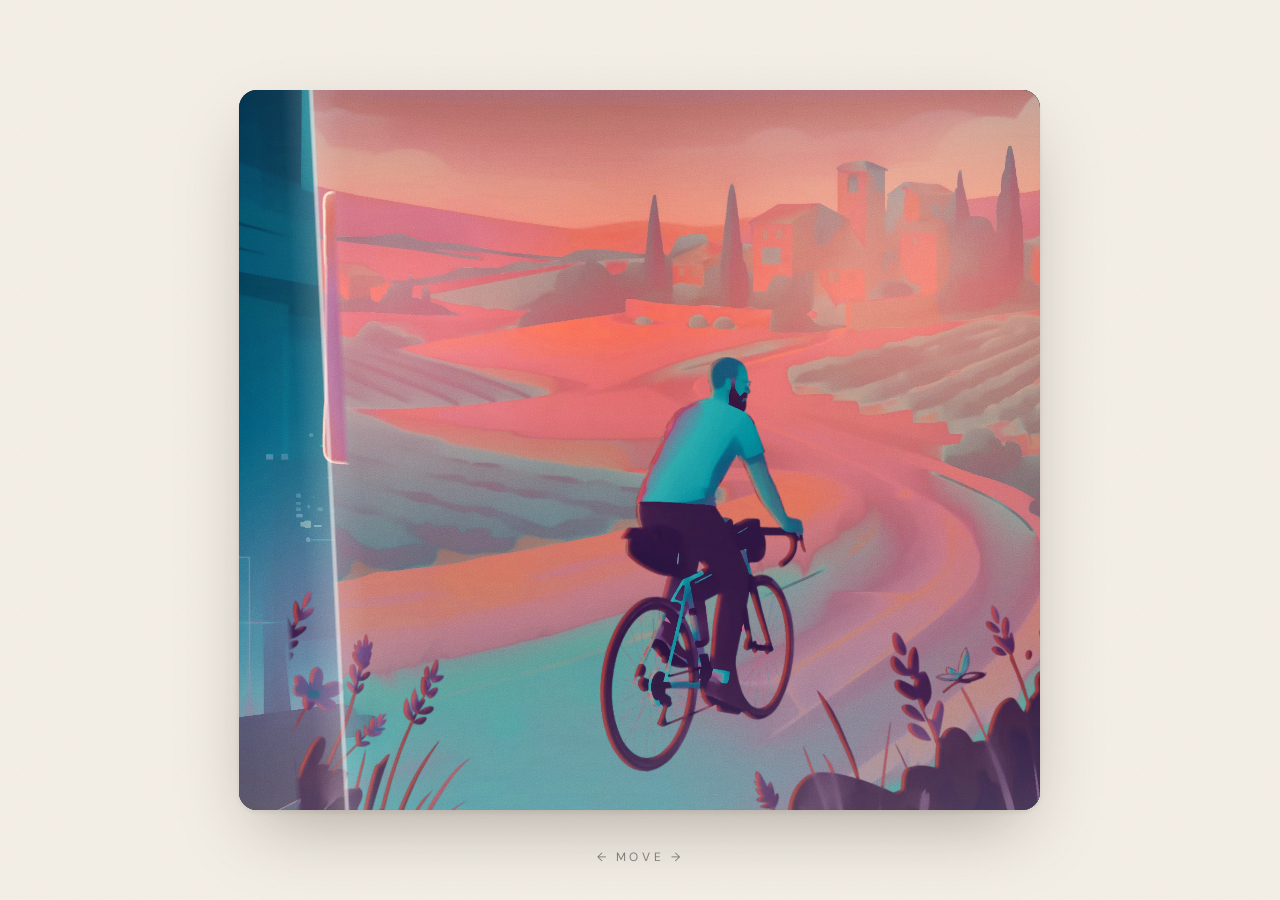
<file: portrait/index.html>
<!doctype html>
<html lang="en">
<head>
<meta charset="utf-8">
<meta name="viewport" content="width=device-width, initial-scale=1">
<title>My Approach · Paul Tinker</title>
<link rel="preconnect" href="https://fonts.googleapis.com">
<link rel="preconnect" href="https://fonts.gstatic.com" crossorigin>
<link href="https://fonts.googleapis.com/css2?family=DM+Serif+Text:ital@0;1&family=DM+Sans:wght@400;500;700&display=swap" rel="stylesheet">
<!-- inside the homepage timeline: switch to the embedded layout before the first paint, so the
     standalone layout never flashes up on load -->
<script>try { if (window.parent !== window) document.documentElement.classList.add('is-embedded'); } catch (e) { document.documentElement.classList.add('is-embedded'); }</script>
<link rel="stylesheet" href="style.css?v=27">
</head>
<body>
<main class="portrait" id="portrait" style="--mix:1">

  <!-- Phones get two flat pictures instead of the interactive frame -->
  <figure class="flat flat--desk">
    <picture>
      <source type="image/avif" srcset="img/flat-desk.avif?v=3">
      <source type="image/webp" srcset="img/flat-desk.webp?v=3">
      <img src="img/flat-desk.jpg?v=3" width="900" height="809" alt="Paul at his desk, working on a laptop" loading="lazy" decoding="async">
    </picture>
  </figure>

  <div class="frame" id="frame">
    <div class="tilt" id="tilt">
      <!-- Left: at the desk -->
      <div class="scene scene--desk" id="desk">
        <div class="layer" data-key="desk-bg" data-depth="0.35" style="left:-9.529%;top:-5.0%;width:119.058%;height:110.0%">
          <picture>
            <source type="image/avif" srcset="img/desk-bg.avif">
            <source type="image/webp" srcset="img/desk-bg.webp">
            <img src="img/desk-bg.jpg" width="1780" height="1478" alt="" loading="lazy" decoding="async">
          </picture>
        </div>
        <div class="layer" data-key="screens" data-depth="1" style="left:10.416%;top:6.68%;width:83.645%;height:61.658%">
          <div class="float">
          <picture>
            <source type="image/avif" srcset="img/screens.avif">
            <source type="image/webp" srcset="img/screens.webp">
            <img src="img/screens.png" width="1250" height="828" alt="" loading="lazy" decoding="async">
          </picture>
        </div>
        </div>
        <div class="layer" data-key="person" data-depth="1.7" style="left:15.291%;top:37.052%;width:69.091%;height:60.646%">
          <picture>
            <source type="image/avif" srcset="img/person.avif?v=3">
            <source type="image/webp" srcset="img/person.webp?v=3">
            <img src="img/person.png?v=3" width="1033" height="815" alt="Paul at his desk, working on a laptop" loading="lazy" decoding="async">
          </picture>
        </div>
        <div class="shade"></div>
      </div>

      <!-- Right: on the bike -->
      <div class="scene scene--bike" id="bike">
        <div class="layer" data-key="bike-bg" data-depth="0.35" style="left:-8.262%;top:-5.0%;width:116.524%;height:110.0%">
          <picture>
            <source type="image/avif" srcset="img/bike-bg.avif">
            <source type="image/webp" srcset="img/bike-bg.webp">
            <img src="img/bike-bg.jpg" width="1742" height="1478" alt="" loading="lazy" decoding="async">
          </picture>
        </div>
        <div class="layer" data-key="rider" data-depth="1.7" style="left:45%;top:37.073%;width:25.846%;height:57.583%">
          <picture>
            <source type="image/avif" srcset="img/rider.avif">
            <source type="image/webp" srcset="img/rider.webp">
            <img src="img/rider.png" width="386" height="773" alt="Paul cycling a winding road through Provence" loading="lazy" decoding="async">
          </picture>
        </div>
        <div class="layer" data-key="flowers-l" data-depth="2.8" style="left:-5.0%;top:62.312%;width:34.0%;height:41.688%">
          <picture>
            <source type="image/avif" srcset="img/flowers-l.avif">
            <source type="image/webp" srcset="img/flowers-l.webp">
            <img src="img/flowers-l.png" width="508" height="560" alt="" loading="lazy" decoding="async">
          </picture>
        </div>
        <div class="layer" data-key="flowers-r" data-depth="2.8" style="left:63.0%;top:67.028%;width:42.0%;height:36.972%">
          <picture>
            <source type="image/avif" srcset="img/flowers-r.avif">
            <source type="image/webp" srcset="img/flowers-r.webp">
            <img src="img/flowers-r.png" width="628" height="497" alt="" loading="lazy" decoding="async">
          </picture>
        </div>
        <div class="shade"></div>
      </div>

      <div class="fog" id="fog" aria-hidden="true"></div>
      <div class="haze" aria-hidden="true"></div>
      <div class="grain" aria-hidden="true"></div>
      <div class="bloom" aria-hidden="true"></div>
    </div>
  </div>

  <!-- Phones get two flat pictures instead of the interactive frame -->
  <figure class="flat flat--bike">
    <picture>
      <source type="image/avif" srcset="img/flat-bike.avif">
      <source type="image/webp" srcset="img/flat-bike.webp">
      <img src="img/flat-bike.jpg" width="900" height="809" alt="Paul cycling a winding road through Provence" loading="lazy" decoding="async">
    </picture>
  </figure>

  <p class="hint" id="hint" aria-hidden="true"><span>&larr;</span> move <span>&rarr;</span></p>
</main>
<script src="script.js?v=23"></script>
</body>
</html>
</file>
<file: portrait/style.css>
:root {
  --paper: #f5f0e8;   /* solid cream, same as the Approach panel and browser bar */
  --ink: #2b2a28;
  --gap: clamp(24px, 3.5vw, 64px);
  --frame-w: min(calc(100vw - 64px), calc(80vh * 1300 / 1168), 1000px);
  --radius: 18px;
  --mix: 0; /* 0 = desk in focus, 1 = bike in focus (set by script.js) */
}

* { box-sizing: border-box; }

html, body {
  margin: 0;
  height: 100%;
  background: var(--paper);
  color: var(--ink);
  font-family: "DM Sans", Helvetica, Arial, sans-serif;
  overflow: hidden;
}

/* faint paper grain */
body::before {
  content: "";
  position: fixed;
  inset: 0;
  pointer-events: none;
  opacity: .35;
  background-image: url("data:image/svg+xml;utf8,<svg xmlns='http://www.w3.org/2000/svg' width='160' height='160'><filter id='n'><feTurbulence type='fractalNoise' baseFrequency='.9' numOctaves='2' stitchTiles='stitch'/><feColorMatrix values='0 0 0 0 0.45  0 0 0 0 0.4  0 0 0 0 0.3  0 0 0 .18 0'/></filter><rect width='100%' height='100%' filter='url(%23n)'/></svg>");
}

/* Layout: the framed picture, centred (the paultinker Approach panel supplies the text) */
.portrait {
  position: relative;
  height: 100%;
  display: grid;
  grid-template-columns: 1fr;
  justify-items: center;
  align-items: center;
  gap: var(--gap);
  padding-inline: 16px;
  touch-action: pan-y;
  cursor: ew-resize;
}

.frame {
  position: relative;
  width: var(--frame-w);
  aspect-ratio: 1300 / 1168;
  perspective: 1400px;
}

.tilt {
  position: absolute;
  inset: 0;
  border-radius: var(--radius);
  overflow: hidden;
  transform-style: preserve-3d;
  will-change: transform;
  box-shadow:
    0 2px 4px rgba(40, 30, 20, .08),
    0 30px 70px -20px rgba(40, 30, 20, .35);
  background: #1d1f33;
}

.scene {
  position: absolute;
  inset: 0;
  overflow: hidden;
}

/* The bike scene sits on top and is revealed through a soft diagonal mask.
   --a / --b are pixel stops computed in script.js. */
.scene--bike {
  -webkit-mask-image: linear-gradient(var(--angle, 102deg), transparent var(--a, 100%), #000 var(--b, 100%));
          mask-image: linear-gradient(var(--angle, 102deg), transparent var(--a, 100%), #000 var(--b, 100%));
}

.layer {
  position: absolute;
  will-change: transform;
  pointer-events: none;
}
.layer picture, .layer img,
.layer .float, .layer .drone {
  display: block;
  width: 100%;
  height: 100%;
}
.layer img { object-fit: fill; }
/* pre-blurred copy (added by script.js) under the sharp picture; it overhangs the layer by its margin */
.layer picture { position: relative; will-change: opacity; }
.layer .float { position: relative; }
.layer img.blur { position: absolute; display: block; max-width: none; pointer-events: none; will-change: opacity; }

/* Foreground flowers sway a little, rooted at the bottom */
.layer[data-depth="2.8"] img { transform-origin: 50% 100%; animation: sway 6.5s ease-in-out infinite; }
.layer[data-depth="2.8"]:nth-last-child(2) img { animation-duration: 7.7s; animation-delay: -2s; }
@keyframes sway { 0%,100% { transform: rotate(-0.8deg); } 50% { transform: rotate(0.9deg); } }

/* The holographic screens drift very gently */
.float { animation: float 9s ease-in-out infinite; }
@keyframes float { 0%,100% { transform: translateY(-0.6%); } 50% { transform: translateY(0.8%); } }

/* Drone hovers on the spot: bob, sway and tilt on different periods */
.drone { animation: hover-y 3.4s ease-in-out infinite; }
.drone picture { animation: hover-x 7.3s ease-in-out infinite; }
.drone img { animation: hover-tilt 4.1s ease-in-out infinite; transform-origin: 50% 45%; }
@keyframes hover-y    { 0%,100% { transform: translateY(-7%); } 50% { transform: translateY(7%); } }
@keyframes hover-x    { 0%,100% { transform: translateX(-2.5%); } 50% { transform: translateX(2.5%); } }
@keyframes hover-tilt { 0%,100% { transform: rotate(-2deg); } 50% { transform: rotate(1.6deg); } }

/* The scene out of focus drops into a cool indigo "night" version, so the
   sliver reads as a hint and the reveal feels like light switching on. */
.shade {
  position: absolute;
  inset: 0;
  pointer-events: none;
  background: #2b2c6e;
  mix-blend-mode: multiply;
}
.scene--desk .shade { opacity: calc(var(--mix) * .85); }
.scene--bike .shade { opacity: calc((1 - var(--mix)) * .85); }

/* Glowing diagonal light where the two scenes meet */
.seam {
  position: absolute;
  inset: 0;
  pointer-events: none;
  mix-blend-mode: screen;
  background: linear-gradient(var(--angle, 100deg),
    transparent calc(var(--s, 0px) - 90px),
    rgba(255, 236, 200, .07) calc(var(--s, 0px) - 30px),
    rgba(255, 246, 225, .35) calc(var(--s, 0px) - 3px),
    rgba(255, 255, 250, 1) calc(var(--s, 0px) - 1px),
    rgba(255, 255, 250, 1) calc(var(--s, 0px) + 1px),
    rgba(200, 220, 255, .30) calc(var(--s, 0px) + 3px),
    rgba(200, 220, 255, .06) calc(var(--s, 0px) + 30px),
    transparent calc(var(--s, 0px) + 90px));
}

/* Low haze along the ground */
.haze {
  position: absolute;
  inset: 0;
  pointer-events: none;
  background: linear-gradient(to top, rgba(250, 244, 230, .16), rgba(250, 244, 230, 0) 22%);
}

/* On load the frame fades up from white, like an exposure bloom */
.bloom {
  position: absolute;
  inset: 0;
  pointer-events: none;
  background: #fffaf0;
  animation: bloom 1.8s cubic-bezier(.3, 0, .2, 1) .15s both;
}
@keyframes bloom { from { opacity: 1; } to { opacity: 0; visibility: hidden; } }

/* Fine film grain over both scenes so the layers sit together */
.grain {
  position: absolute;
  inset: 0;
  pointer-events: none;
  opacity: .22;
  mix-blend-mode: overlay;
  background-image: url("data:image/svg+xml;utf8,<svg xmlns='http://www.w3.org/2000/svg' width='220' height='220'><filter id='g'><feTurbulence type='fractalNoise' baseFrequency='1.1' numOctaves='2' stitchTiles='stitch'/><feColorMatrix type='saturate' values='0'/></filter><rect width='100%' height='100%' filter='url(%23g)'/></svg>");
}

.sparks {
  position: absolute;
  inset: 0;
  width: 100%;
  height: 100%;
  pointer-events: none;
  mix-blend-mode: screen;
}

/* Layered mode: each layer gets its own full-frame slot with its own diagonal mask */
.slot {
  position: absolute;
  inset: 0;
  pointer-events: none;
  -webkit-mask-image: linear-gradient(var(--angle, 100deg), var(--c0, transparent) var(--a, 100%), var(--c1, #000) var(--b, 100%));
          mask-image: linear-gradient(var(--angle, 100deg), var(--c0, transparent) var(--a, 100%), var(--c1, #000) var(--b, 100%));
}
.slot--desk { --c0: #000; --c1: transparent; }
/* Warm light on the freshly revealed strip of landscape: a crisp diagonal edge
   trails behind the line, like the dark shade on the desk side, then fades */
.sun {
  position: absolute;
  inset: 0;
  pointer-events: none;
  mix-blend-mode: screen;
  opacity: 0;
  background: linear-gradient(var(--angle, 100deg),
    rgba(255, 196, 120, .42) var(--a, -100%),
    transparent var(--b, -100%));
}

.hint {
  position: absolute;
  bottom: max(14px, calc((100vh - var(--frame-w) * 1168 / 1300) / 4 - 10px));
  left: 50%;
  margin: 0;
  transform: translateX(-50%);
  font-size: 12px;
  letter-spacing: .3em;
  text-transform: uppercase;
  opacity: .55;
  transition: opacity .8s;
  user-select: none;
}
.hint span { display: inline-block; animation: nudge 1.8s ease-in-out infinite; }
.hint span:last-child { animation-direction: reverse; }
.hint.is-gone { opacity: 0; }
@keyframes nudge { 0%,100% { transform: translateX(-3px); } 50% { transform: translateX(3px); } }

/* Narrow screens: the picture stacks and the page scrolls */
@media (max-width: 900px), (max-aspect-ratio: 5/4) {
  html, body { overflow: auto; height: auto; }
  .portrait {
    grid-template-columns: 1fr;
    justify-items: center;
    height: auto;
    min-height: 100%;
    padding-block: 64px 48px;
    --frame-w: min(100%, calc(70vh * 1300 / 1168));
  }
  .hint { display: none; }
}

@media (prefers-reduced-motion: reduce) {
  .bloom, .layer[data-depth="2.8"] img, .float, .drone, .drone picture, .drone img, .hint span { animation: none; }
  .bloom { display: none; }   /* without its fade-out it would sit on top as a solid cream sheet */
}


/* Phones: two flat pictures, each above its paragraph, and no interactive frame */
.flat { display: none; margin: 0; }
@media (max-width: 700px) {
  .portrait { cursor: auto; gap: 20px; padding-block: 32px 48px; }
  .frame, .hint { display: none; }
  .flat {
    display: block;
    width: 100%;
    max-width: 34rem;
    border-radius: var(--radius);
    overflow: hidden;
  }
  .flat img { display: block; width: 100%; height: auto; }
  .flat--bike { margin-top: 28px; }
}

/* ── v3: misty focus-pull instead of the diagonal line ─────────────────────── */
.scene--bike { -webkit-mask-image: none; mask-image: none; }
.shade { display: none; }
.layer { transform-origin: 50% 60%; will-change: transform, opacity; }
.tilt { background: #10203a; }

/* soft fields of colour that swell between the two scenes and drift slowly */
.fog {
  position: absolute;
  inset: -15%;
  pointer-events: none;
  opacity: .12;
  translate: var(--fx, 0) var(--fy, 0);
  background:
    radial-gradient(38% 30% at 30% 35%, rgba(14, 133, 147, .9), transparent 70%),
    radial-gradient(34% 28% at 70% 30%, rgba(232, 112, 92, .9), transparent 70%),
    radial-gradient(40% 34% at 55% 70%, rgba(142, 72, 112, .8), transparent 72%),
    radial-gradient(30% 24% at 20% 75%, rgba(197, 106, 144, .75), transparent 70%),
    radial-gradient(26% 20% at 82% 72%, rgba(190, 73, 80, .7), transparent 70%);
  filter: blur(30px);
  will-change: translate, opacity;   /* its own layer, so drifting it never re-blurs it */
  mix-blend-mode: screen;
}
/* warmer, fuller grain like the painted reference */
.grain { opacity: .28; }

/* Inside the paultinker timeline (Approach panel): the panel shows the title and the text
   (bottom left, like every other panel) and the frame sits centred,
   sized to clear that text block. The homepage nav takes the hint's place. */
.is-embedded .hint { display: none; }
.is-embedded .portrait { grid-template-columns: 1fr; justify-items: center; }
/* centred on the page; the panel narrows its bottom-left text to fit beside it */
.is-embedded { --frame-w: min(calc(68vh * 1300 / 1168), 1000px, calc(100vw - 640px)); }   /* 320px each side for the text */
/* see-through, so the homepage's own background colour fades in behind it while only the frame slides */
.is-embedded, .is-embedded body { background: transparent; }
.is-embedded body::before { display: none; }
/* near-square monitors (e.g. 1280x1024): undo the standalone page's stacked, scrolling layout above,
   so the frame stays centred and sized to leave room for the text */
@media (min-width: 1060px) and (orientation: landscape) and (max-aspect-ratio: 5/4) {
  .is-embedded, .is-embedded body { overflow: hidden; height: 100%; }
  .is-embedded .portrait { height: 100%; min-height: 0; padding-block: 0; --frame-w: min(calc(68vh * 1300 / 1168), 1000px, calc(100vw - 640px)); }
}

/* Inside the timeline on a tall screen (portrait tablets/monitors): the frame fits the space between
   the panel's title and its text (--bt / --bb, measured by script.js) instead of sitting centred */
@media (min-width: 701px) and (orientation: portrait), (min-width: 701px) and (max-width: 1059px) and (orientation: landscape) and (min-height: 501px) {
  /* (beats the standalone page's scrolling layout for narrow/tall screens above) */
  .is-embedded, .is-embedded body { overflow: hidden; height: 100%; }
  .is-embedded .portrait {
    height: 100%;
    min-height: 0;
    padding-block: var(--bt, 120px) var(--bb, 360px);
    --frame-w: min(calc(100vw - 64px), calc((100vh - var(--bt, 120px) - var(--bb, 360px)) * 1300 / 1168), 1000px);
  }
}

/* upright tablets: a smaller picture, with more room round it */
@media (min-width: 701px) and (max-width: 1023px) and (orientation: portrait), (min-width: 701px) and (max-width: 1023px) and (orientation: landscape) and (min-height: 501px) and (max-aspect-ratio: 5/4) {
  .is-embedded .portrait {
    --frame-w: min(calc(100vw - 200px), calc((100vh - var(--bt, 120px) - var(--bb, 360px)) * .82 * 1300 / 1168), 1000px);
  }
}

/* Inside the timeline on a narrow window (phones get a still instead, see make_stills.py): the two
   flat pictures as overlapping prints, desk top-left and bike over its bottom-right corner, fitted
   between the panel's title and text. script.js sets --bt / --bb (space taken by the title above
   and the text + nav below). Same geometry as the phone still: bike at 55% across, 64% down. */
@media (max-width: 700px) {
  .is-embedded {
    --avail: calc(100vh - var(--bt, 96px) - var(--bb, 340px));
    --w: min(calc((100vw - 40px) / 1.55), calc(var(--avail) / 1.474));
    --x0: calc((100vw - 1.55 * var(--w)) / 2);
    --y0: calc(var(--bt, 96px) + (var(--avail) - 1.474 * var(--w)) / 2);
  }
  /* (beats the standalone page's scrolling layout: here the page must keep the frame's full height,
     or the absolutely placed pictures are clipped away) */
  .is-embedded, .is-embedded body { overflow: hidden; height: 100%; }
  .is-embedded .portrait { display: block; padding: 0; height: 100%; min-height: 0; }
  .is-embedded .flat { position: absolute; margin: 0; max-width: none; width: var(--w); }
  .is-embedded .flat--desk { left: var(--x0); top: var(--y0); }
  .is-embedded .flat--bike {
    left: calc(var(--x0) + .55 * var(--w));
    top: calc(var(--y0) + .64 * .899 * var(--w));
    z-index: 2;
    box-shadow: 0 0 0 5px var(--paper);   /* paper edge only, no drop shadow */
  }
}

/* iPad: no save-image menu or selection on a long press over the pictures */
.frame, .flat, img, picture, video, canvas, svg, image-slot { -webkit-touch-callout: none; -webkit-user-select: none; user-select: none; -webkit-tap-highlight-color: transparent; }

/* inside the timeline: a plain solid cream, no paper grain, so it matches the panel and the browser bar */
.is-embedded body::before { display:none; }
</file>
